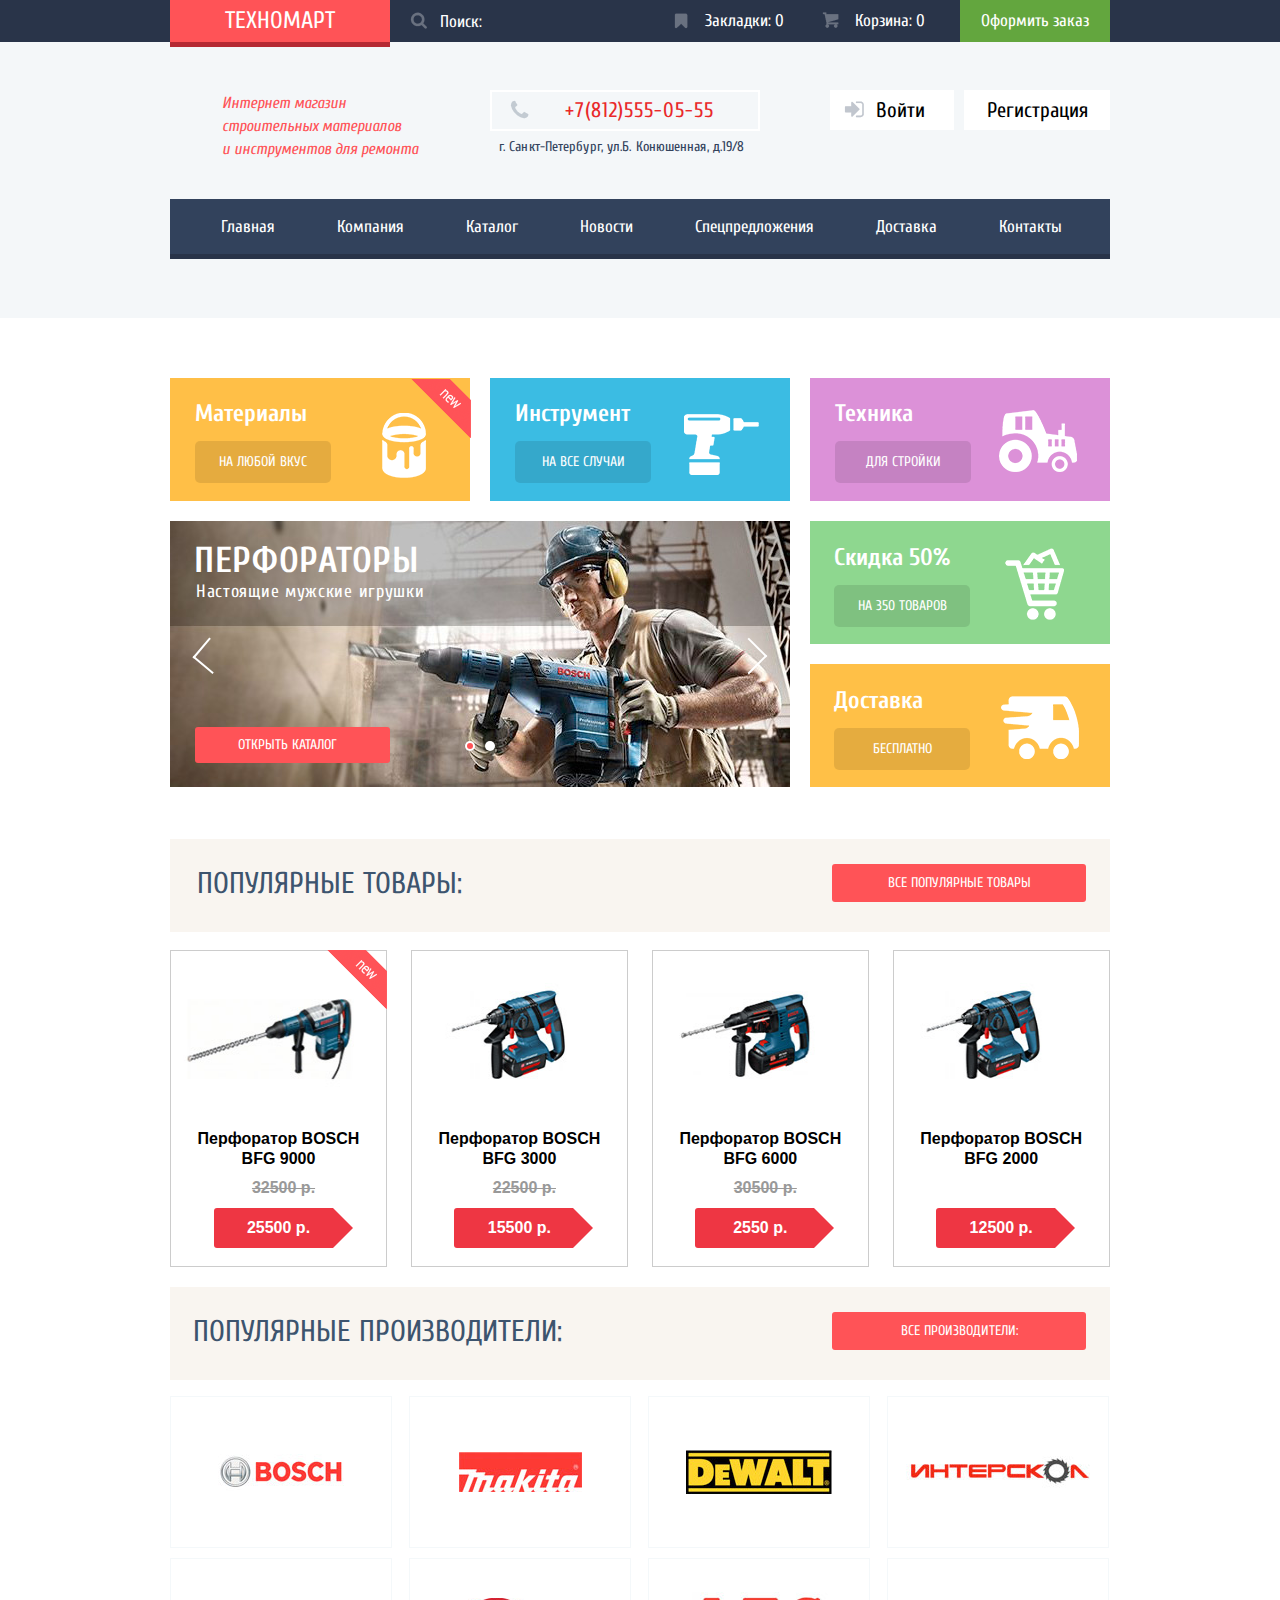
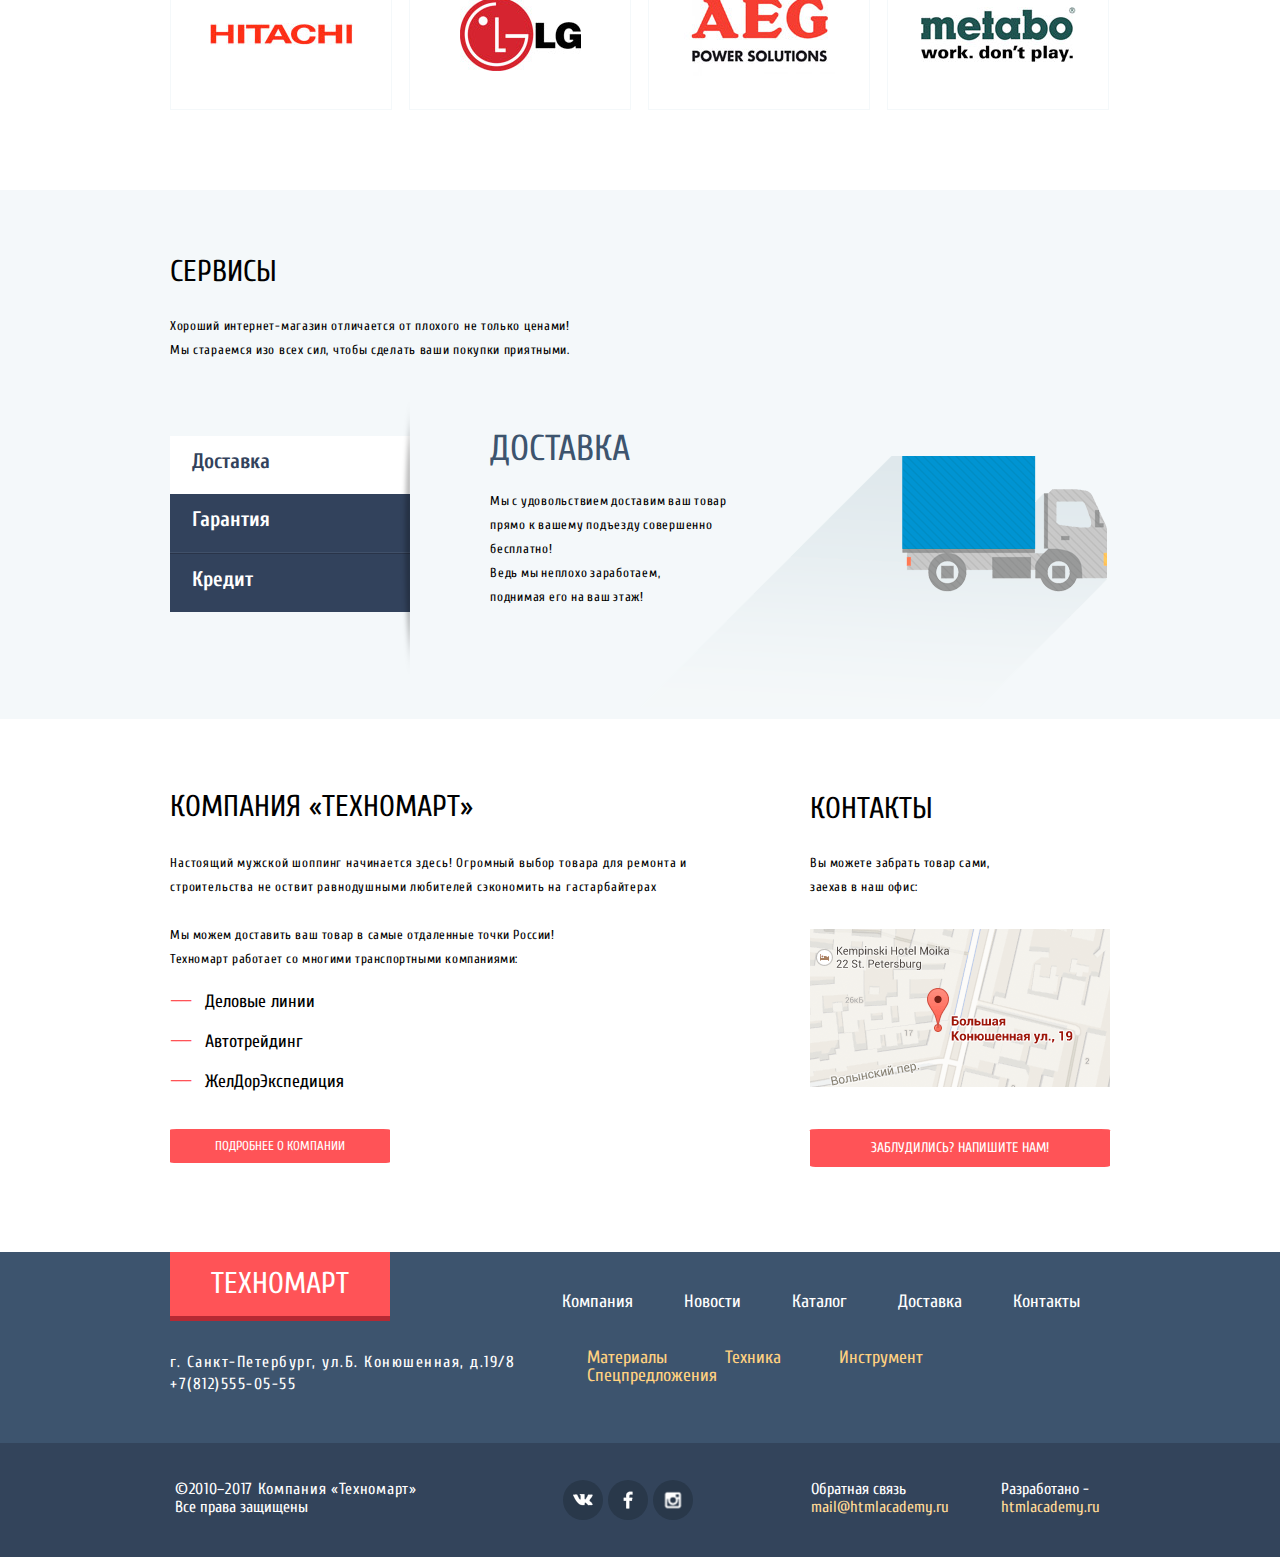
<file: index.html>
<!DOCTYPE html>
<html lang="ru">

<head>
  <meta charset="utf-8">
  <title>Компания &laquo;техномарт&raquo;</title>
  <link href="https://fonts.googleapis.com/css?family=Cuprum:400,400i&shy;PT+Sans&amp;subset=cyrillic" rel="stylesheet">
  <link href="css/normalize.css" rel="stylesheet">
  <link href="css/stylemini.css" rel="stylesheet">

</head>

<body>
  <header class="main-header">
    <div class="wrapper-main-top">
      <div class="container clearfix">
        <div class="index-logo">
          <h1 class="logotype">Техномарт</h1>
        </div>
        <form class="scan" action="#" method="post" id="scan-field">
          <input class="new-search" type="search" name="scans" placeholder="Поиск:">
          <input class="send" type="submit" name="submits">
        </form>
        <ul class="menu-top">
          <li class="user-menu active">
            <a class=" bookmarks-menu-top" href="#">Закладки:<span class="number-bookmarks"> 0</span></a>
          </li>
          <li class="user-menu active">
            <a class="baske-menu-top" href="#">Корзинa:<span class="number-basket"> 0</span></a>
          </li>
          <li class="user-menu active">
            <a class="purchase-menu-top" href="#">Оформить заказ</a>
          </li>
        </ul>
      </div>
    </div>
    <div class="wrapper-main-bottom">
      <div class="container">
        <div class="user-block">
          <p class="user-block-info">
            Интернет магазин строительных материалов<br>и инструментов для ремонтa
          </p>
          <section class="user-block-contacts">
            <a class="link-contact" href="#"> +7(812)555-05-55 </a>
            <p class="address">
              г. Санкт-Петербург, ул.Б. Конюшенная, д.19/8</p>
          </section>
          <div class="unauthorized">
            <ul class="unauthorized-item">
              <li class="unauthorized-items">
                <a class="login" href="#">Войти</a>
              </li>
              <li class="unauthorized-items">
                <a class="new-user" href="#">Регистрация</a>
              </li>
            </ul>
          </div>
        </div>
        <nav class="main-navigation clearfix">
          <ul class="main-list">
            <li class="navigation">
              <a href="#">Главная</a>
            </li>
            <li class="navigation">
              <a href="#company">Компания</a>
            </li>
            <li class="navigation">
              <a href="catalog.html">Каталог</a>
            </li>
            <li class="navigation">
              <a href="#">Новости</a>
            </li>
            <li class="navigation">
              <a href="#">Спецпредложения</a>
            </li>
            <li class="navigation">
              <a href="#">Доставка</a>
            </li>
            <li class="navigation">
              <a href="#contacts">Контакты</a>
            </li>
          </ul>
        </nav>
      </div>
    </div>
  </header>
  <main>
    <div class="container features-top">
      <div class="features-item">
        <strong class="name-item">Материалы</strong>
        <a class="link-features" href="#">На любой вкус</a>
        <div class="flag flag-new">новинка</div>
      </div>
      <div class="features-item">
        <strong class="name-item">Инструмент</strong>
        <a class="link-features" href="#">На все случаи</a>
      </div>
      <div class="features-item">
        <strong class="name-item">Техника</strong>
        <a class="link-features" href="#">Для стройки</a>
      </div>
    </div>
    <div class="container slider-features">
      <div class="slider-box">
        <div class="slider1">
          <b class="slider-name">Перфораторы</b>
          <span class="info-slider1"> Настоящие мужские игрушки</span>
          <img src="img/slider1.jpg" width="620" height="266" alt="Перфораторы">
          <a class="link-slider1" href="#">Открыть каталог</a>
          <input class="btn-left" type="checkbox" name="arrow" id="left-arrow" checked>
          <label class="left" for="left-arrow"></label>
          <input class="btn-right" type="checkbox" name="arrows" id="right-arrow">
          <label class="right" for="right-arrow"></label>
        </div>
        <div class="slider2">
          <b class="slider-name">Дрели</b>
          <span class="info-slider2">Соседям на радость!</span>
          <img src="img/slider2.jpg" width="620" height="266" alt="Дрели">
          <a class="link-slider2" href="#">Открыть каталог</a>
          <input class="btn-left" type="checkbox" name="arrow" id="left-arrows">
          <label class="left" for="left-arrows"></label>
          <input class="btn-right" type="checkbox" name="arrows" id="right-arrows" checked>
          <label class="right" for="right-arrows"></label>
        </div>
      </div>
      <div class="features-right">
        <div class="feature-item">
          <strong class="name-item"> Скидка 50%</strong>
          <a class="link-features" href="#">На 350 товаров</a>
        </div>
        <div class="feature-item">
          <strong class="name-item">Доставка</strong>
          <a class="link-features" href="#">Бесплатно</a>
        </div>
      </div>
    </div>
    <div class="container populars-product">
      <h2 class="banner-product">Популярные товары:</h2>
      <a class="link" href="#">Все популярные товары</a>
    </div>
    <div class="container catalog">
      <div class="product-item">
        <div class="flag flag-new news">новинка</div>
        <div class="actions">
          <a href="#" class="buy">Купить</a>
          <a href="#" class="bookmark">В закладки</a>
        </div>
        <div class="image"> <img src="img/bosch9000.jpg" width="218" height="164" alt="Перфоратор BOSC BFG 9000"></div>
        <div class="title">Перфоратор BOSCH BFG 9000</div>
        <div class="old-price">32500 р.</div>
        <div class="main-price">25500 p.</div>
      </div>
      <div class="product-item">
        <div class="flag flag-new">новинка</div>
        <div class="actions">
          <a href="#" class="buy">Купить</a>
          <a href="#" class="bookmark">В закладки</a>
        </div>
        <div class="image">
          <img src="img/bosch3000.jpg" width="218" height="164" alt="Перфоратор BOSCH BFG 3000">
        </div>
        <div class="title">Перфоратор BOSCH BFG 3000</div>
        <div class="old-price">22500 р.</div>
        <div class="main-price">15500 p.</div>
      </div>
      <div class="product-item">
        <div class="flag flag-new">новинка</div>
        <div class="actions">
          <a href="#" class="buy">Купить</a>
          <a href="#" class="bookmark">В закладки</a>
        </div>
        <div class="image">
          <img src="img/bosch6000.jpg" width="218" height="164" alt="Перфоратор BOSCH BFG 6000">
        </div>
        <div class="title">
          Перфоратор BOSCH BFG 6000
        </div>
        <div class="old-price">30500 р.</div>
        <div class="main-price">2550 p.</div>
      </div>
      <div class="product-item ">
        <div class="flag flag-new">новинка</div>
        <div class="actions">
          <a href="#" class="buy">Купить</a>
          <a href="#" class="bookmark">В закладки</a>
        </div>
        <div class="image">
          <img src="img/bosch2000.jpg" width="218" height="164" alt="Перфоратор BOSCH BFG 2000">
        </div>
        <div class="title">
          Перфоратор BOSCH BFG 2000
        </div>
        <div class="old-price"></div>
        <div class="main-price">12500 p.</div>
      </div>
    </div>

    <div class="container populars-brand">
      <h2 class="banner-brand">Популярные производители:</h2>
      <a class="link" href="#">Все производители:</a>
    </div>
    <div class="container brand-block">
      <a class="brand-item" href="#">
        <img src="img/bosch.jpg" width="126" height="37" alt="Bosch">
      </a>
      <a class="brand-item" href="#">
        <img src="img/aakita.jpg" width="123" height="40" alt="Macita">
      </a>
      <a class="brand-item" href="#">
        <img src="img/tewalt.jpg" width="146" height="44" alt="Dewalt">
      </a>
      <a class="brand-item" href="#">
        <img src="img/interscol.jpg" width="184" height="32" alt="Интерскол">
      </a>
      <a class="brand-item" href="#">
        <img src="img/sitachi.jpg" width="143" height="22" alt="Hitachi">
      </a>
      <a class="brand-item" href="#">
        <img src="img/gg.jpg" width="121" height="73" alt="lg">
      </a>
      <a class="brand-item" href="#">
        <img src="img/aeg.jpg" width="151" height="84" alt="Aeg power solutions">
      </a>
      <a class="brand-item" href="#">
        <img src="img/setabo.jpg" width="155" height="55" alt="Metabo">
      </a>
    </div>
    <div class="index-content-wrapper clearfix">
      <div class="container">
        <div class="index-content-top">
          <h2 class="banner-content-top">Сервисы</h2>
          <p class="content-top"> Xoроший интернет-магазин отличается от плохого не только ценами! Мы стараемся изо всех сил, чтобы сделать ваши покупки приятными.
          </p>
        </div>
        <div class="index-content-bottom">
          <ul class="service-menu">
            <li class="service-item">
              <a class="delivery-service-menu active" href="#">Доставка</a>
            </li>
            <li class="service-item">
              <a class="guarantee-service-menu" href="#">Гарантия</a>
            </li>
            <li class="service-item">
              <a class="credit-service-menu" href="#">Кредит</a>
            </li>
          </ul>
          <div class="slader-service clearfix">
            <div class="service-delivery">
              <h2 class="banner-service-delivery">Доставка</h2>
              <p class="content-delivery"> Мы с удовольствием доставим ваш товар прямо к вашему подъезду совершенно бесплатно!</p>
              <p class="content-delivery">Ведь мы неплохо заработаем,<br> поднимая его на ваш этаж!</p>
            </div>

            <div class="service-guarantee">
              <h2 class="banner-service-guarantee">Гарантия</h2>
              <p class="content-guarantee">Если купленный у нас товар поломается или заискрит, а также в случае пожара, спровоцированного его возгаранием, вы всегда можете быть уверены в нашей гарантии. Мы обменяем сгоревший товар на новый. Дом уж восстановите как-нибудь сами.
              </p>
            </div>
            <div class="service-сredit">
              <h2 class="banner-service-сredit">Кредит</h2>
              <p class="content-сredit">Залезть в долговую яму стало проще! Кредитные консультанты придут вам на помощь.</p>
            </div>
          </div>
        </div>
      </div>
    </div>
    <div class="container information-company">
      <div class="feature-company" id="company">
        <h2 class="name-feature-company">Компания &laquo;техномарт&raquo;</h2>
        <p class="content-top">Настоящий мужской шоппинг начинается здесь! Огромный выбор товара для ремонта и строительства не оствит равнодушными любителей сэкономить на гастарбайтерах</p>
        <p class="content-bottom" id="delivery"> Мы можем доставить ваш товар в самые отдаленные точки России! Техномарт работает со многими транспортными компаниями:</p>
        <ul class="list-feature">
          <li class="item-feature">
            Деловые линии
          </li>
          <li class="item-feature">
            Автотрейдинг
          </li>
          <li class="item-feature">
            ЖелДорЭкспедиция
          </li>
        </ul>
        <a href="#"> Подробнее о компании</a>
      </div>
      <div class="contacts" id="contacts">
        <h2 class="name-contacts">Контакты</h2>
        <p class="contents-contacts">Вы можете забрать товар сами, заехав в наш офис:</p>
        <div class="chart">
          <a class="chart-map" href="https://www.google.ru/maps/place/%D0%91%D0%BE%D0%BB%D1%8C%D1%88%D0%B0%D1%8F+%D0%9A%D0%BE%D0%BD%D1%8E%D1%88%D0%B5%D0%BD%D0%BD%D0%B0%D1%8F+%D1%83%D0%BB.,+19,+%D0%A1%D0%B0%D0%BD%D0%BA%D1%82-%D0%9F%D0%B5%D1%82%D0%B5%D1%80%D0%B1%D1%83%D1%80%D0%B3,+191186/@59.9387969,30.3208946,17z/data=!3m1!4b1!4m5!3m4!1s0x4696310fca5ba729:0xea9c53d4493c879f!8m2!3d59.9387942!4d30.3230833">
            <img src="img/card.png" width="300" height="158" alt="Б. Конюшенная, д.19">
          </a>
        </div>
        <a class="link-help" href="#">Заблудились? напишите нам!</a>
      </div>
    </div>
  </main>

  <footer class="main-footer">
    <div class="wrapper-main-footer">
      <div class="container">
        <div class="footer-main-top clearfix">
          <div class="index-logo-bottom"><span>Техномарт</span>
          </div>
          <ul class="bottom-main">
            <li class="bottom-navigation">
              <a href="#">Компания</a>
            </li>
            <li class="bottom-navigation">
              <a href="#">Новости</a>
            </li>
            <li class="bottom-navigation">
              <a href="#">Каталог</a>
            </li>
            <li class="bottom-navigation">
              <a href="#">Доставка</a>
            </li>
            <li class="bottom-navigation">
              <a class="bottom-navigation-contacts" href="#">Контакты</a>
            </li>
          </ul>
        </div>
        <div class="footer-main-bottom clearfix">
          <section class="bottom-main-contacts clearfix">
            <p class="bottom-main-content">г. Санкт-Петербург, ул.Б. Конюшенная, д.19/8</p>
            <span class="content-contacts"> +7(812)555-05-55 </span>
          </section>
          <ul class="feature-list">
            <li class="feature-navigation">
              <a class="material" href="#">Материалы</a>
            </li>
            <li class="feature-navigation">
              <a href="#">Техника</a>
            </li>
            <li class="feature-navigation">
              <a href="#">Инструмент</a>
            </li>
            <li class="feature-navigation">
              <a class="offers" href="#">Спецпредложения</a>
            </li>
          </ul>
        </div>
      </div>
    </div>
    <div class="wrapper-footer-bottom">
      <div class="container">
        <div class="footer-copyright-сompany">
          <p class="content content-top">&copy;2010–2017 Компания &laquo;Техномарт&raquo;</p>
          <p class="content content-bottom">Все права защищены</p>
        </div>
        <section class="footer-social">
          <ul class="footer-social-list">
            <li class="footer-social-item"> <a class="social-btn social-btn-vk" href="#">Вконтакте</a></li>
            <li class="footer-social-item"><a class="social-btn social-btn-fb" href="#">Фейсбук</a></li>
            <li class="footer-social-item"> <a class="social-btn social-btn-inst" href="#">Инстаграм</a></li>
          </ul>
        </section>
        <div class="footer-email">
          <div class="footer-feedback-сompany">
            <p class="content">Обратная связь</p>
            <a class="link" href="https://htmlacademy.ru/intensive/htmlcss">mail@htmlacademy.ru</a>
          </div>
          <div class="footer-developer">
            <p class="content">Разработано - </p>
            <a class="link" href="https://htmlacademy.ru/intensive/htmlcss">htmlacademy.ru</a>
          </div>
        </div>
      </div>
    </div>
  </footer>
  <div class="modal-content">
    <button class="modal-content-close" type="button" title="Закрыть">Закрыть</button>
    <form class="appointment-form" action="#" method="post">
      <div class="appointment-form-name">
        <label class="name" for="user-field">Ваше имя:</label>
        <input class="user-name" type="text" name="user" id="user-field" placeholder="Представьтесь,пожалуйста">
      </div>
      <div class="appointment-form-email">
        <label class="email-name" for="email-field">Ваш e-mail:</label>
        <input class="email-field" type="text" name="email" id="email-field" placeholder="Для отправки ответа">
      </div>
      <div class="appointment-form-text">
        <label class="text-name" for="text-letter">Текст письма:</label>
        <textarea class="field-form" name="text letter" id="text-letter" rows="3" placeholder="В свободной форме"></textarea>
      </div>
      <div class="wrapper-submit">
        <input class="btn-submit" type="submit" value="Отправить">
      </div>
    </form>
  </div>
</body>

</html>
</file>
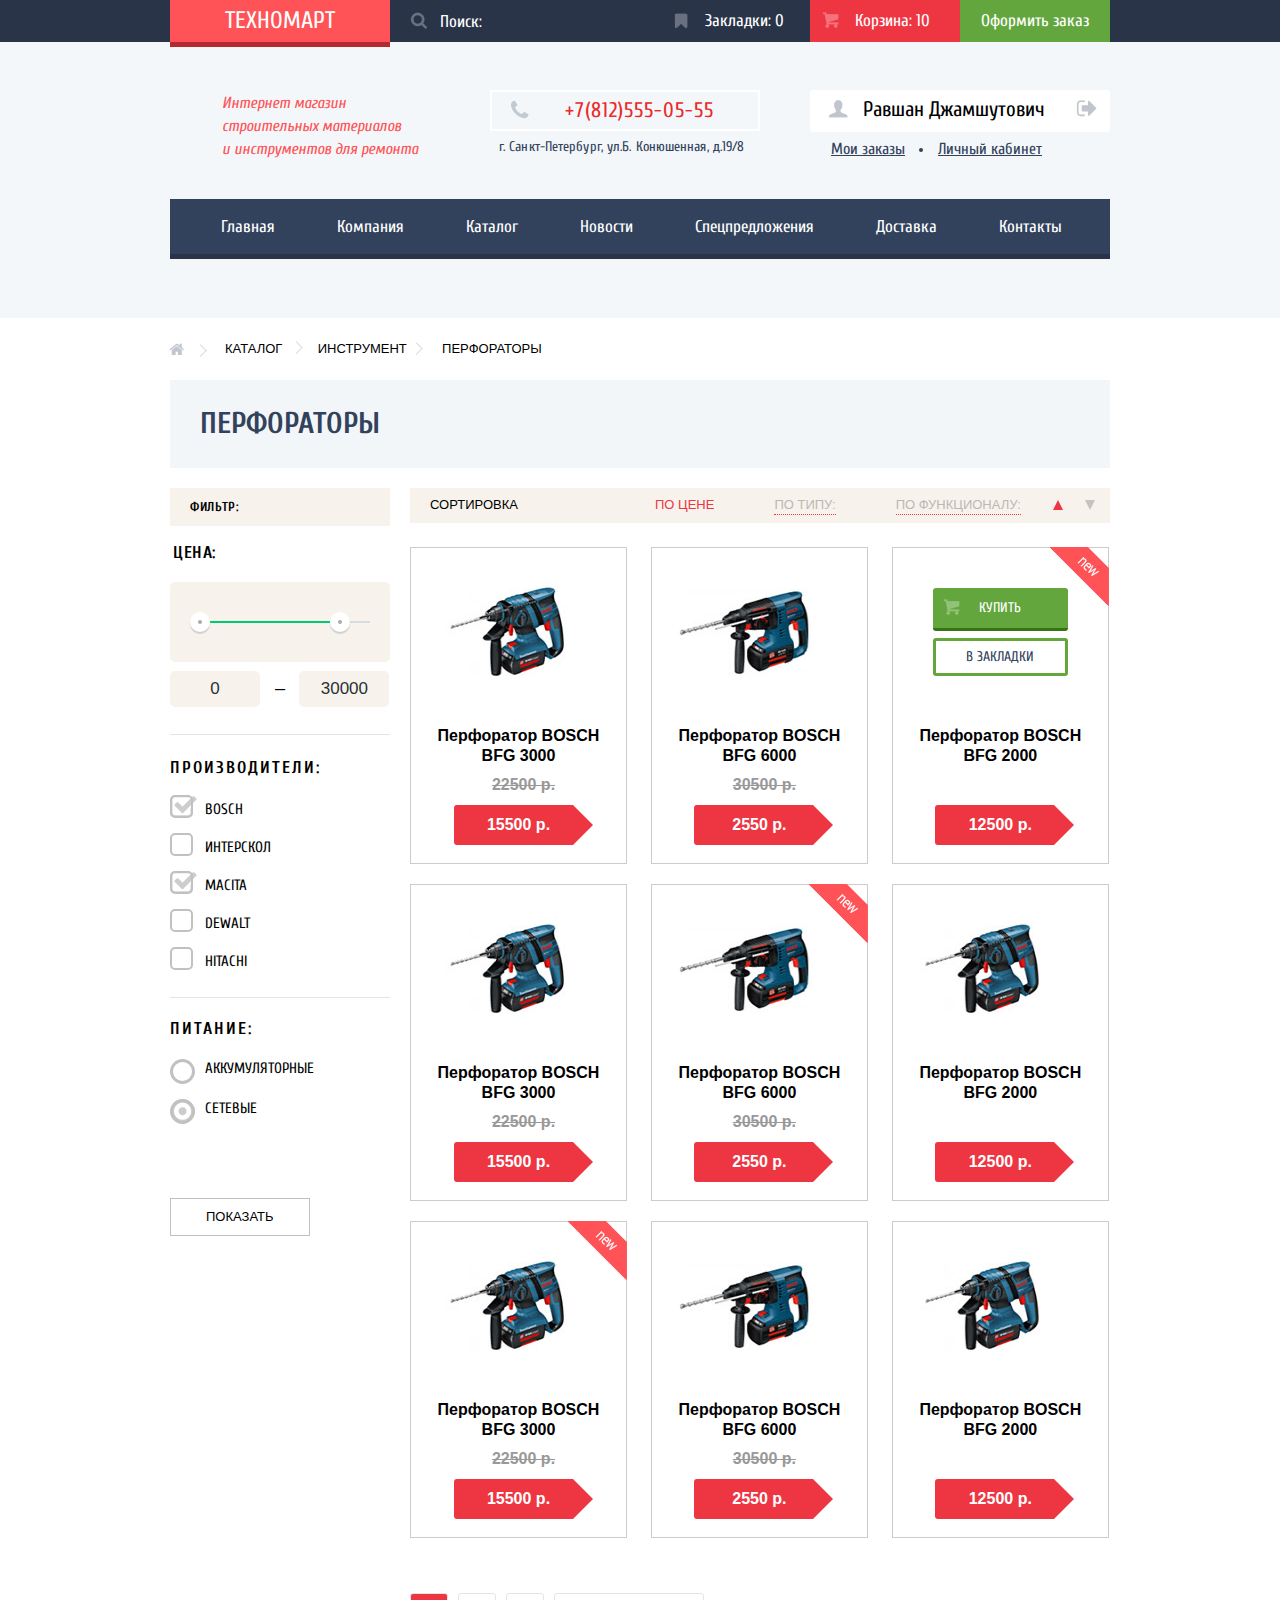
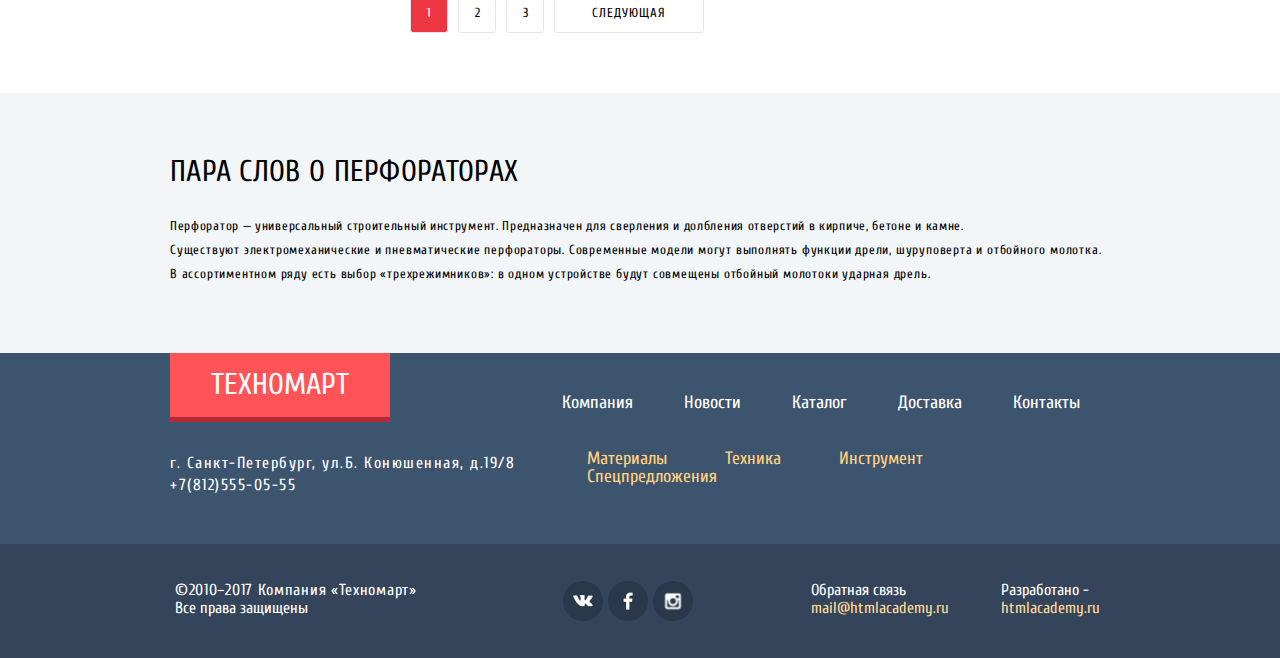
<file: catalog.html>
<!DOCTYPE html>
<html lang="ru">

<head>
  <meta charset="utf-8">
  <title>Компания &laquo;техномарт&raquo;</title>
  <link href="https://fonts.googleapis.com/css?family=Cuprum:400,400i&shy;PT+Sans&amp;subset=cyrillic" rel="stylesheet">
  <link href="css/normalize.css" rel="stylesheet">
  <link href="css/stylemini.css" rel="stylesheet">
</head>

<body class="catalog">
  <header class="main-header">
    <div class="wrapper-main-top">
      <div class="container clearfix">
        <div class="index-logo">
          <a href="index.html">
            <h2 class="logotype"> Техномарт</h2>
          </a>
        </div>
        <form class="scan" action="#" method="post" id="scan-field">
          <input class="new-search" type="search" name="scans" placeholder="Поиск:">
          <input class="send" type="submit" name="submits">
        </form>
        <ul class="menu-top">
          <li class="user-menu active">
            <a class=" bookmarks-menu-top" href="#">Закладки:<span class="number-bookmarks"> 0</span></a>
          </li>
          <li class="user-menu active">
            <a class="baske-menu-top" href="#">Корзинa:<span class="number-basket"> 10</span></a>
          </li>
          <li class="user-menu active">
            <a class="purchase-menu-top" href="#">Оформить заказ</a>
          </li>
        </ul>
      </div>
    </div>
    <div class="wrapper-main-bottom">
      <div class="container">
        <p class="user-block-info">
          Интернет магазин строительных материалов<br>и инструментов для ремонта
        </p>
        <section class="user-block-contacts">
          <a class="link-contact" href="#"> +7(812)555-05-55 </a>
          <p class="address">
            г. Санкт-Петербург, ул.Б. Конюшенная, д.19/8</p>
        </section>
        <div class="authorization">
          <span class="name-users">Равшан Джамшутович</span>
          <div class="user-field">
            <a class="my-orders" href="#">Мои заказы</a>
            <a class="user-page" href="#">Личный кабинет</a>
          </div>
        </div>
      </div>
      <nav class="main-navigation container">
        <ul class="main-list">
          <li class="navigation">
            <a href="index.html">Главная</a>
          </li>
          <li class="navigation">
            <a href="#">Компания</a>
          </li>
          <li class="navigation">
            <a href="#">Каталог</a>
          </li>
          <li class="navigation">
            <a href="#">Новости</a>
          </li>
          <li class="navigation">
            <a href="#">Спецпредложения</a>
          </li>
          <li class="navigation">
            <a href="#">Доставка</a>
          </li>
          <li class="navigation">
            <a href="#">Контакты</a>
          </li>
        </ul>
      </nav>
    </div>
  </header>
  <main class="container">
    <div class="breadcrumbs">
      <ul class="breadcrumbs-list">
        <li class="breadcrumbs-item">
          <a class="breadcrumbs-home" href="index.html">
            <span class="icon-home"></span>
          </a>
        </li>
        <li class="breadcrumbs-item">
          <a class="breadcrumbs-catalog" href="#">Каталог</a>
        </li>
        <li class="breadcrumbs-item">
          <a class="breadcrumbs-tool" href="#">Инструмент</a>
        </li>
        <li class="breadcrumbs-item">
          <a>Перфораторы</a>
        </li>
      </ul>
    </div>
    <div class="name-product-catalog">
      <h1 class="banner-product-catalog">Перфораторы</h1>
    </div>
    <div class="sidebar">
      <h2 class="name-sidebar">Фильтр:</h2>
      <form class="sidebar-form" action="#" method="get">
        <h2 class="form-title">Цена:</h2>
        <div class="range-filter">
          <div class="range-controls">
            <div class="scale">
              <div class="bar"></div>

            </div>
            <div class="toggle toggle-min"></div>
            <div class="toggle toggle-max"></div>
          </div>
          <div class="price-controls">
            <label class="min-price"><input name="min-price" type="text" value="0"></label>
            <label class="max-price"><input name="max-price" type="text" value="30000"></label>
          </div>
        </div>

        <fieldset class="brand-fieldset">
          <legend class="drand-legend">Производители:</legend>
          <ul class="list-checkbox">
            <li class="catalog-checkbox">
              <input class="brand-checbox" type="checkbox" name="Bosch" id="Bosch-field" checked>
              <label class="brand-marker" for="Bosch-field">Bosch</label>
            </li>
            <li class="catalog-checkbox">
              <input class="brand-checbox" type="checkbox" name="Enterscol" id="Enterscol-field">
              <label class="brand-marker" for="Enterscol-field">Интерскол</label>
            </li>
            <li class="catalog-checkbox">
              <input class="brand-checbox" type="checkbox" name="Macita" id="Macita-field" checked>
              <label class="brand-marker" for="Macita-field">Macita</label>
            </li>
            <li class="catalog-checkbox">
              <input class="brand-checbox" type="checkbox" name="dewalt" id="dewalt-field">
              <label class="brand-marker" for="dewalt-field">Dewalt</label>
            </li>
            <li class="catalog-checkbox">
              <input class="brand-checbox" type="checkbox" name="Hitachi" id="Hitachi-field">
              <label class="brand-marker" for="Hitachi-field">Hitachi</label>
            </li>
          </ul>
        </fieldset>
        <fieldset class="radio-fieldset">
          <legend class="radio-legend">Питание:</legend>
          <p class="radio">
            <input class="field-radio" type="radio" name="product groups" value="Аккумуляторные" id="battery" checked>
            <label class="filed-sign" for="battery">Аккумуляторные</label>
          </p>
          <p class="radio">
            <input class="field-radio" type="radio" name="product groups" value="Сетевые" id="network" checked>
            <label class="filed-sign" for="network">Сетевые</label>
          </p>
        </fieldset>
        <p class="button">
          <button class="btn-transparent" type="submit">Показать</button>
        </p>
      </form>
    </div>
    <div class="wrapper-filter-product">
      <div class="filter-catalog clearfix">
        <ul class="filter-list">
          <li class="sorting">
            Сортировка
          </li>
          <li class="filter-item">
            <a class="name-filter-price active">По цене</a>
          </li>
          <li class="filter-item">
            <a class="filter-items" href="#">По типу:</a>
          </li>
          <li class="filter-item">
            <a class="filter-items" href="#">По функционалу:</a>
          </li>
        </ul>
        <span class="icon-top actives"> </span>
        <span class="icon-bottom"> </span>
      </div>
      <div class=" catalog catalog-page">
        <div class="row">
          <div class="product-item catalog-page">
            <div class="flag flag-new">новинка</div>
            <div class="actions">
              <a href="#" class="buy">Купить</a>
              <a href="#" class="bookmark">В закладки</a>
            </div>
            <div class="image">
              <img src="img/bosch3000.jpg" width="218" height="164" alt="Перфоратор BOSCH BFG 3000">
            </div>
            <div class="title">Перфоратор BOSCH BFG 3000</div>
            <div class="old-price">22500 р.</div>
            <div class="main-price">15500 p.</div>
          </div>
          <div class="product-item catalog-page">
            <div class="flag flag-new">новинка</div>
            <div class="actions">
              <a href="#" class="buy">Купить</a>
              <a href="#" class="bookmark">В закладки</a>
            </div>
            <div class="image">
              <img src="img/bosch6000.jpg" width="218" height="164" alt="Перфоратор BOSCH BFG 6000">
            </div>
            <div class="title">
              Перфоратор BOSCH BFG 6000
            </div>
            <div class="old-price">30500 р.</div>
            <div class="main-price">2550 p.</div>
          </div>
          <div class="product-item user-bloks catalog-page">
            <div class="flag flag-new news">новинка</div>
            <div class="actions">
              <a href="#" class="buy">Купить</a>
              <a href="#" class="bookmark">В закладки</a>
            </div>
            <div class="image">
            </div>
            <div class="title">
              Перфоратор BOSCH BFG 2000
            </div>
            <div class="old-price"></div>
            <div class="main-price">12500 p.</div>
          </div>
          <div class="product-item catalog-page">
            <div class="flag flag-new">новинка</div>
            <div class="actions">
              <a href="#" class="buy">Купить</a>
              <a href="#" class="bookmark">В закладки</a>
            </div>
            <div class="image">
              <img src="img/bosch3000.jpg" width="218" height="164" alt="Перфоратор BOSCH BFG 3000">
            </div>
            <div class="title">Перфоратор BOSCH BFG 3000</div>
            <div class="old-price">22500 р.</div>
            <div class="main-price">15500 p.</div>
          </div>
          <div class="product-item catalog-page">
            <div class="flag flag-new news">новинка</div>
            <div class="actions">
              <a href="#" class="buy">Купить</a>
              <a href="#" class="bookmark">В закладки</a>
            </div>
            <div class="image">
              <img src="img/bosch6000.jpg" width="218" height="164" alt="Перфоратор BOSCH BFG 6000">
            </div>
            <div class="title">
              Перфоратор BOSCH BFG 6000
            </div>
            <div class="old-price">30500 р.</div>
            <div class="main-price">2550 p.</div>
          </div>
          <div class="product-item catalog-page">
            <div class="flag flag-new ">новинка</div>
            <div class="actions">
              <a href="#" class="buy">Купить</a>
              <a href="#" class="bookmark">В закладки</a>
            </div>
            <div class="image">
              <img src="img/bosch2000.jpg" width="218" height="164" alt="Перфоратор BOSCH BFG 2000">
            </div>
            <div class="title">
              Перфоратор BOSCH BFG 2000
            </div>
            <div class="old-price"></div>
            <div class="main-price">12500 p.</div>
          </div>
          <div class="product-item catalog-page">
            <div class="flag flag-new news">новинка</div>
            <div class="actions">
              <a href="#" class="buy">Купить</a>
              <a href="#" class="bookmark">В закладки</a>
            </div>
            <div class="image">
              <img src="img/bosch3000.jpg" width="218" height="164" alt="Перфоратор BOSCH BFG 3000">
            </div>
            <div class="title">Перфоратор BOSCH BFG 3000</div>
            <div class="old-price">22500 р.</div>
            <div class="main-price">15500 p.</div>
          </div>
          <div class="product-item catalog-page">
            <div class="flag flag-new">новинка</div>
            <div class="actions">
              <a href="#" class="buy">Купить</a>
              <a href="#" class="bookmark">В закладки</a>
            </div>
            <div class="image">
              <img src="img/bosch6000.jpg" width="218" height="164" alt="Перфоратор BOSCH BFG 6000">
            </div>
            <div class="title">
              Перфоратор BOSCH BFG 6000
            </div>
            <div class="old-price">30500 р.</div>
            <div class="main-price">2550 p.</div>
          </div>
          <div class="product-item catalog-page">
            <div class="flag flag-new">новинка</div>
            <div class="actions">
              <a href="#" class="buy">Купить</a>
              <a href="#" class="bookmark">В закладки</a>
            </div>
            <div class="image">
              <img src="img/bosch2000.jpg" width="218" height="164" alt="Перфоратор BOSCH BFG 2000">
            </div>
            <div class="title">
              Перфоратор BOSCH BFG 2000
            </div>
            <div class="old-price"></div>
            <div class="main-price">12500 p.</div>
          </div>
        </div>
      </div>
    </div>
  </main>
  <div class="container">
    <div class="paginator">
      <a class="current" href="#1">1</a>
      <a href="#2">2</a>
      <a href="#3">3</a>
      <a class="next" href="#next">Следующая</a>
    </div>
  </div>
  <div class="wrapper-info">
    <div class="container">
      <section class="info-product">
        <h2 class="title">Пара слов о перфораторах</h2>
        <p class="content">Перфоратор — универсальный строительный инструмент. Предназначен для сверления и долбления отверстий в кирпиче, бетоне и камне. </p>
        <p class="contents">Существуют электромеханические и пневматические перфораторы. Современные модели могут выполнять функции дрели, шуруповерта и отбойного молотка. В ассортиментном ряду есть выбор «трехрежимников»: в одном устройстве будут совмещены отбойный молотоки ударная дрель.
          </p>
      </section>
    </div>
  </div>

  <footer class="main-footer">
    <div class="wrapper-main-footer">
      <div class="container">
        <div class="footer-main-top clearfix">
          <div class="index-logo-bottom"><a class="logo-bottom" href="index.html"><span>Техномарт</span></a>
          </div>
          <ul class="bottom-main">
            <li class="bottom-navigation">
              <a href="#">Компания</a>
            </li>
            <li class="bottom-navigation">
              <a href="#">Новости</a>
            </li>
            <li class="bottom-navigation">
              <a href="#">Каталог</a>
            </li>
            <li class="bottom-navigation">
              <a href="#">Доставка</a>
            </li>
            <li class="bottom-navigation">
              <a class="bottom-navigation-contacts" href="#">Контакты</a>
            </li>
          </ul>
        </div>
        <div class="footer-main-bottom clearfix">
          <section class="bottom-main-contacts clearfix">
            <p class="bottom-main-content">г. Санкт-Петербург, ул.Б. Конюшенная, д.19/8 </p>
              <span class="content-contacts"> +7(812)555-05-55 </span>
          </section>
          <ul class="feature-list">
            <li class="feature-navigation">
              <a class="material" href="#">Материалы</a>
            </li>
            <li class="feature-navigation">
              <a href="#">Техника</a>
            </li>
            <li class="feature-navigation">
              <a href="#">Инструмент</a>
            </li>
            <li class="feature-navigation">
              <a class="offers" href="#">Спецпредложения</a>
            </li>
          </ul>
        </div>
      </div>
    </div>
    <div class="wrapper-footer-bottom">
      <div class="container">
        <div class="footer-copyright-сompany">
          <p class="content content-top">&copy;2010–2017 Компания &laquo;Техномарт&raquo;</p>
          <p class="content content-bottom">Все права защищены</p>
        </div>
        <section class="footer-social">
          <ul class="footer-social-list">
            <li class="footer-social-item"> <a class="social-btn social-btn-vk" href="#">Вконтакте</a></li>
            <li class="footer-social-item"><a class="social-btn social-btn-fb" href="#">Фейсбук</a></li>
            <li class="footer-social-item"> <a class="social-btn social-btn-inst" href="#">Инстаграм</a></li>
          </ul>
        </section>
        <div class="footer-email">
          <div class="footer-feedback-сompany">
            <p class="content">Обратная связь</p>
            <a class="link" href="https://htmlacademy.ru/intensive/htmlcss">mail@htmlacademy.ru</a>
          </div>
          <div class="footer-developer">
            <p class="content">Разработано - </p>
            <a class="link" href="https://htmlacademy.ru/intensive/htmlcss">htmlacademy.ru</a>
          </div>
        </div>
      </div>
    </div>
  </footer>
  <div class="modal-content-catalog">
    <button class="modal-content-close-catalog" type="button" title="Закрыть">Закрыть</button>
    <p class="content-window">Товар добавлен в корзину</p>
    <div class="wrapper-window">
      <a class="link"> Оформить заказ</a>
      <a class="btn"> Продолжить покупки</a>
    </div>
  </div>


</body>

</html>
</file>
<file: css/stylemini.css>
.new-search,body{font-family:Cuprum,Arial,sans-serif}.link-contact,.link-features,.login,.main-list a,.new-user{text-decoration:none}.features-item .flag,.product-item .flag{right:-1px;text-indent:-1000px;overflow:hidden;z-index:20}.baske-menu-top,.bookmarks-menu-top,.link-contact,.login,.logotype,.main-list a,.name-item,.new-user,.purchase-menu-top,.unauthorized-item,.user-block-info{word-wrap:break-word}.link-features,.logotype{text-transform:uppercase}.catalog-checkbox,.menu-top,.service-menu,.unauthorized-item{list-style:none}body{min-width:960px;margin:0;padding:0;font-size:14px;font-weight:400}.clearfix::after,.container::after{display:table;clear:both;content:""}.sprite{display:block;background-image:url(../img/srite.png);background-repeat:no-repeat}.address,.link-contact,.login,.logotype,.main-list a,.new-user,.unauthorized-items,.user-menu{display:inline-block;vertical-align:top}.wrapper-main-top{background-color:#293449}.container{width:940px;margin:0 auto;padding:0 10px}.index-logo,.logotype{width:220px;box-sizing:border-box;color:#fff;font-weight:400}.index-logo{float:left;padding:0;font-size:0;background-color:#ff5357;box-shadow:0 5px 0 #b52933}.logotype{padding:9px 55px;margin:0;font-size:24px;line-height:24px}.logotype:hover{background-color:#ca2c37;box-shadow:0 5px 0 #9a212a}.logotype:active{background-color:#ba2732;box-shadow:0 5px 0 #8e1e26}.scan{position:relative;float:left;width:270px;height:29px}.new-search{box-sizing:border-box;width:100%;height:42px;padding:11px 37px 11px 50px;top:10px;left:21px;border:none;background-color:#293449;font-size:17px;outline:0}.menu-top,.user-menu{margin:0;padding:0;box-sizing:border-box}.send{position:absolute;width:17px;height:17px;top:12px;left:20px;border:none;background:url(../img/sprite.png) -109px -34px;font-size:0;cursor:pointer;opacity:.3}.new-search::-moz-placeholder{color:#fff}.new-search::-webkit-input-placeholder{color:#fff}.new-search:-moz-placeholder{color:#fff}.new-search:-ms-input-placeholder{color:#fff}.new-search:hover,.new-search:hover+.send{background-color:#212a3a;opacity:1}.new-search:focus{background-color:#fff;color:#000}.new-search:focus+.send{width:17px;height:17px;opacity:1;background-position:-5px -111px;background-color:#fff}.menu-top{float:right;width:450px;font-size:0}.user-menu{font-size:0}.baske-menu-top,.bookmarks-menu-top,.purchase-menu-top{box-sizing:border-box;position:relative;display:inline-block;padding:12px 20px 12px 45px;width:150px;font-size:17px;line-height:18px;text-decoration:none;vertical-align:top;color:#fff}.baske-menu-top::before,.bookmarks-menu-top::before{position:absolute;opacity:.3;content:"";height:16px}.bookmarks-menu-top::before{left:14px;top:13px;width:14px;background:url(../img/sprite.png) -32px -5px no-repeat}.baske-menu-top::before{left:12px;width:17px;background:url(../img/sprite.png) -5px -5px no-repeat}.baske-menu-top:hover::before,.bookmarks-menu-top:hover::before{opacity:1}.baske-menu-top:active::before,.bookmarks-menu-top:active::before{opacity:.5}.baske-menu-top:hover,.bookmarks-menu-top:hover{background-color:#212a3a}.purchase-menu-top{padding:12px 0;text-align:center;background-color:#63a63e;color:#fff}.catalog .baske-menu-top{background-color:#ee3643}.purchase-menu-top:hover{background-color:#5fbb2d}.purchase-menu-top:active{background-color:#518534;color:rgba(255,255,255,.5)}.baske-menu-top:active,.bookmarks-menu-top:active{background-color:#161d29;color:rgba(255,255,255,.6)}.wrapper-main-bottom{padding:50px 0 64px;margin-bottom:60px;background:#f4f7f9}.user-block{font-size:0}.user-block-info{box-sizing:border-box;float:left;width:250px;margin:0;padding-left:52px;font-size:16px;line-height:23px;font-style:italic;color:#ff5357}.user-block-contacts{float:left;width:270px;margin:0 0 0 70px;font-size:0}.link-contact{box-sizing:border-box;position:relative;width:270px;margin-top:-2px;padding:10px 5px 10px 73px;font-size:21px;line-height:17px;border:2px solid #fff;letter-spacing:1px;color:#e9292a}.link-contact::after{position:absolute;content:"";left:18px;top:8px;width:19px;height:19px;background:url(../img/sprite.png) -110px -5px no-repeat}.address{box-sizing:border-box;width:275px;margin-top:3px;padding:1px 9px;font-weight:400;font-size:14px;line-height:24px;word-wrap:break-word;letter-spacing:.1px;color:#32425c}.unauthorized,.unauthorized-item{float:right;width:280px;padding:0;box-sizing:border-box}.content-top,.info-slider1,.info-slider2,.slider-name{letter-spacing:.7px}.unauthorized{margin:0}.unauthorized-item{margin:-2px 0 0;font-size:0}.unauthorized-items{font-size:0}.login,.new-user{box-sizing:border-box;font-size:21px;line-height:18px;text-align:center;color:#000;background:#fff}.login{position:relative;width:124px;margin-right:10px;padding:11px 25px 11px 42px}.new-user{width:146px;padding:11px 19px}.login::before{position:absolute;content:"";left:14px;width:20px;height:17px;background:url(../img/sprite.png) -32px -75px no-repeat;opacity:.3}.login:hover::before{opacity:1}.login:hover,.new-user:hover{color:#ee3643}.login:active,.new-user:active{color:#000;opacity:.3}.main-list{box-sizing:border-box;float:left;width:940px;margin:25px 0 0;padding:0 0 0 20px;font-size:0;background-color:#32425c;box-shadow:0 5px 0 #293449}.main-list a{padding:19px 31px;font-size:17px;line-height:17px;text-align:center;color:#fff}.main-list a:hover{background-color:#293449}.main-list a:active{background-color:#1d2739;color:rgba(255,255,255,.5)}.navigation{margin:0;padding:0;font-size:0;vertical-align:top}.features-item,.slider-box{margin-right:20px;float:left}.feature-item,.features-item{min-height:123px;margin-bottom:20px}.navigation,.unauthorized-item{display:inline}.link-features,.name-item{display:inline-block;vertical-align:top;color:#fff}.features-item{box-sizing:border-box;position:relative;width:300px;padding-top:21px;padding-left:25px;font-size:0;background:83% 60% no-repeat}.features-item .flag{position:absolute;top:1px;width:60px;height:60px}.features-item .flag-new{background:url(../img/newflag.png) no-repeat}.name-item{width:170px;margin-right:70px;font-size:24px;line-height:30px}.link-features{box-sizing:border-box;width:136px;margin-top:12px;padding:12px 23px;font-size:14px;line-height:18px;text-align:center;border-radius:5px;background:rgba(0,0,0,.1)}.btn-left,.slider2{display:none}.link-features:hover{background:rgba(0,0,0,.2)}.link-features:active{background:rgba(0,0,0,.3)}.features-item:nth-child(1){background-color:#ffbf47;background-image:url(../img/iconmaterial.png)}.features-item:nth-child(2){background-color:#3bbce3;background-image:url(../img/iconinstrym.png);background-position:86% 58%}.features-item:nth-child(3){background-color:#dc91d8;background-image:url(../img/iconcar.png);background-position:85% 53%}.features-item:last-child{margin-right:0}.slider-features{width:940px;margin-bottom:48px}.slider1::after,.slider1::before{display:inline-block;content:"";top:122px;width:1.7em;height:1.7em;margin-right:.5em;vertical-align:top;border-right:.2em solid #fff;border-top:.2em solid #fff;cursor:pointer}.slider1{position:relative}.slider1::after{position:absolute;right:21px;transform:rotate(45deg)}.slider1::before{position:absolute;left:28px;transform:rotate(-140deg)}.info-slider1{position:absolute;left:26px;top:59px;font-size:18px;line-height:24px;color:#fff}.link-slider1,.link-slider2{padding:9px 43px;bottom:28px;font-size:14px;text-transform:uppercase;text-decoration:none;color:#fff;border-radius:3px;word-wrap:break-word;box-sizing:border-box}.link-slider1{position:absolute;width:195px;left:25px;line-height:18px;background-color:#ff5357}.link-slider1:hover{background-color:#ca2c37}.link-slider1:active{background-color:#ba2732}.slider-box{box-sizing:border-box;width:620px}.slider2::after,.slider2::before{display:inline-block;content:"";top:122px;width:1.7em;height:1.7em;margin-right:.5em;vertical-align:top;border-right:.2em solid #fff;border-top:.2em solid #fff;cursor:pointer}.slider2{position:relative}.slider2::after{position:absolute;right:21px;transform:rotate(45deg)}.slider2::before{position:absolute;left:28px;transform:rotate(-140deg)}.info-slider2{position:absolute;left:26px;top:59px;font-size:18px;line-height:24px;color:#fff}.slider-name{position:absolute;top:25px;left:24px;font-size:36px;line-height:30px;text-transform:uppercase;color:#fff}.link-slider2{position:absolute;width:195px;left:25px;line-height:18px;background-color:#ff5357}.btn-left+.left::before,.btn-left:checked+.left::after,.btn-right+.right::before,.btn-right:checked+.right::after{position:absolute;border-radius:50%;content:"";cursor:pointer}.link-slider2:hover{background-color:#ca2c37}.link-slider2:active{background-color:#ba2732}.btn-left+.left::before{display:block;top:220px;left:295px;width:10px;height:10px;background-color:#fff}.btn-left:checked+.left::after{left:297px;width:6px;height:6px;background-color:#ff5357;top:222px}.btn-right{display:none}.btn-right+.right::before{display:block;width:10px;height:10px;background-color:#fff;top:220px;left:315px}.feature-item,.product-item{display:inline-block;vertical-align:top}.btn-right:checked+.right::after{left:317px;top:222px;width:6px;height:6px;background-color:#ff5357}.features-right{font-size:0}.feature-item{box-sizing:border-box;width:300px;padding-top:22px;padding-left:24px;background:83% 56% no-repeat}.feature-item:last-child{margin-bottom:0;background-color:#ffc047;background-image:url(../img/icontehnical.png);background-position:86% 53%}.feature-item:first-child{background-color:#8ed78f;background-image:url(../img/iconbasket.png);background-position:81% 53%}.catalog-item{width:700px;font-size:0}.product-item{position:relative;width:215px;margin-right:20px;margin-bottom:20px;font-weight:700;line-height:20px;text-align:center;border:1px solid #ccc;font-size:16px}.product-item:hover{box-shadow:0 10px 25px rgba(41,52,73,.5)}.catalog-page .product-item:nth-child(3n),.product-item:nth-child(4n){margin-right:0}.catalog-page .product-item:nth-child(4n){margin-right:20px}.product-item .flag{position:absolute;top:-1px;width:60px;height:60px;opacity:0}.product-item .flag-new{background:url(../img/newflag.png) no-repeat}.product-item .news{opacity:1}.product-item .actions{position:absolute;top:0;left:0;width:215px;height:88px;margin:40px 0;background-color:rgba(255,255,255,.9);z-index:10}.actions .bookmark,.actions .buy{display:block;position:relative;margin:0 auto 7px;font-size:14px;font-family:Cuprum,Arial,sans-serif;line-height:18px;text-decoration:none;background-color:#63a63e;color:#fff;font-weight:400;text-transform:uppercase}.actions .bookmark{width:129px;padding:7px 0;border:3px solid #63a63e;border-bottom-color:#367315;border-radius:3px}.actions .buy{width:135px;padding:11px 0;border-bottom:3px solid #63a63e;border-bottom-color:#367315;border-radius:3px}.breadcrumbs-list a,.filter-items,.name-filter-price,.sorting,body .catalog{font-family:PTSans,Arial,sans-serif}.actions .buy::before{position:absolute;content:"";width:17px;height:16px;left:10px;background:url(../img/sprite.png) -5px -5px;opacity:.3}.actions .buy:active::before,.actions .buy:hover::before{opacity:1}.product-item .actions,.product-item .bookmark{color:#32425c;background:#fff;border-bottom-color:#63a63e}.product-item .actions{display:none}.product-item:hover .actions,.user-bloks .actions{display:block}.product-item .image{width:215px;max-width:95%;height:168px}.product-item img{max-width:95%}.product-item .title{min-height:40px;margin-top:10px;margin-bottom:9px;padding:0 20px;word-wrap:break-word}.product-item .old-price{min-height:20px;margin-bottom:10px;margin-left:10px;color:#999;text-decoration:line-through}.product-item .main-price{position:relative;width:90px;margin:10px auto 18px;padding:10px 20px;color:#fff;background:#ee3643;border-radius:3px;cursor:pointer}.product-item .main-price::after{position:absolute;content:"";top:0;right:-29px;width:0;height:0;border:20px solid #fff;border-left-color:#ee3643}.bookmark:hover{border:3px solid #32425c}.buy:hover{background-color:#5fbb2d}.bookmark:active{border:3px solid #c1c6ce;color:#c1c6ce}.buy:active{margin-bottom:10px;border-bottom:0;background-color:#518534}.populars-brand,.populars-product{box-sizing:border-box;width:940px;margin-bottom:18px;padding:30px 24px 30px 27px;font-size:0;background-color:#f9f5f0}.banner-brand,.banner-product{float:left;width:500px;margin:0;font-size:30px;line-height:30px;word-wrap:break-word;text-transform:uppercase;font-weight:400;color:#3d546e}.populars-brand .link,.populars-product .link{box-sizing:border-box;float:right;width:450px;max-width:254px;padding:10px 6px;margin:-5px 0 0;word-wrap:break-word;text-align:center;font-size:14px;text-transform:uppercase;text-decoration:none;line-height:18px;color:#fff;background-color:#ff5357;border-radius:3px}.populars-brand .link:hover,.populars-product .link:hover{background-color:#ca2c37}.populars-brand .link:active,.populars-product .link:active{background-color:#ba2732}.populars-brand{margin-bottom:16px;padding-right:24px;padding-left:23px;font-size:0}.brand-block{display:flex;flex-wrap:wrap;align-items:flex-start;margin-bottom:70px}.brand-item{display:flex;align-items:center;justify-content:center;max-width:100%;margin-right:17px;margin-bottom:10px;width:220px;height:150px;border:1px solid #f4f8fa}.contacts .link-help,.feature-company a{border-radius:3%;text-align:center;vertical-align:top;text-decoration:none}.brand-item:hover{box-shadow:0 10px 25px rgba(41,52,73,.5)}.brand-item:active{box-shadow:0 4px 10px rgba(41,52,73,.5)}.brand-item:last-child,.brand-item:nth-child(4n){margin-right:0}.index-content-wrapper{background-color:#f4f8fa;margin-bottom:73px;padding-top:70px;padding-bottom:107px}.index-content-top{box-sizing:border-box;float:left;width:900px;font-size:0}.banner-content-top{margin:0 0 30px;font-size:30px;line-height:24px;font-weight:400;text-transform:uppercase}.content-top{display:inline-block;max-width:405px;margin:0 0 80px;padding:0;vertical-align:top;font-size:13px;line-height:24px}.content-delivery,.content-guarantee,.content-сredit{word-spacing:-1px;letter-spacing:.75px}.service-menu{position:relative;float:left;width:240px;margin:0 80px 0 0;padding:0;font-size:0}.service-menu::after{position:absolute;content:"";left:220px;top:-40px;width:20px;height:272px;background:url(../img/payer118.png) 10px 0 no-repeat}.service-delivery::after,.service-guarantee::after,.service-сredit::after{content:"";top:14px;height:261px}.service-item{display:inline-block;width:240px;vertical-align:top;font-size:21px;line-height:30px}.service-item a{display:block;padding:10px 22px 18px;text-decoration:none;background:#32425c;color:#fff;word-wrap:break-word;font-weight:700}.brand-checbox,.service-guarantee,.service-сredit{display:none}.service-item a:hover{background-color:#293449;color:#fff}.service-menu .active{margin-top:-6px;font-weight:700;word-wrap:break-word;color:#32425c;background-color:#fff}.banner-service-delivery,.banner-service-guarantee,.banner-service-сredit{color:#3d546e;line-height:24px;word-wrap:break-word;font-weight:400;text-transform:uppercase}.guarantee-service-menu{border-bottom:1px solid #405069}.credit-service-menu{border-top:1px solid #293449}.service-delivery{position:relative;float:left;width:300px}.service-delivery::after{position:absolute;left:149px;width:468px;background:url(../img/car.png) 1px -10px no-repeat}.banner-service-delivery{width:230px;margin-top:-5px;margin-bottom:28px;font-size:36px}.content-delivery{width:275px;margin:0;padding:0;font-size:13px;line-height:24px}.service-guarantee{position:relative;float:left;width:300px}.service-guarantee::after{position:absolute;left:200px;width:468px;background:url(../img/guar.png) 1px -10px no-repeat}.banner-service-guarantee{width:230px;margin-top:-5px;margin-bottom:28px;font-size:36px}.content-guarantee{width:275px;margin:0;padding:0;font-size:13px;line-height:24px}.service-сredit{position:relative;float:left;width:300px}.service-сredit::after{position:absolute;left:149px;width:468px;background:url(../img/kred.png) 1px -10px no-repeat}.banner-service-сredit{width:230px;margin-top:-5px;margin-bottom:28px;font-size:36px}.content-сredit{width:275px;margin:0;padding:0;font-size:13px;line-height:24px}.information-company{padding:0;margin-bottom:85px}.feature-company{float:left;width:570px;font-size:0}.name-feature-company{margin:0;padding-bottom:32px;padding-top:3px;font-size:30px;font-weight:400;line-height:24px;text-transform:uppercase;word-wrap:break-word}.feature-company .content-top{max-width:523px;margin:0 0 24px;font-size:13px;line-height:24px;word-wrap:break-word;letter-spacing:.85px}.feature-company .content-bottom{max-width:400px;margin:0 0 21px;padding:0;font-size:13px;line-height:24px;word-wrap:break-word;letter-spacing:.6px}.feature-company .list-feature{font-size:18px;line-height:20px;margin:0 0 17px;padding:0;list-style:none}.feature-company .item-feature{width:250px;padding-left:35px;padding-bottom:20px;word-wrap:break-word;position:relative}.feature-company .item-feature::before{position:absolute;content:"____";left:1px;bottom:27px;color:#ff5357}.feature-company a{display:inline-block;max-width:220px;padding:5px 45px;font-size:13px;line-height:24px;text-transform:uppercase;word-wrap:break-word;color:#fff;background-color:#ff5357}.feature-company a:hover{background-color:#ca2c37}.feature-company a:active{background-color:#ba2732}.contacts{float:right;width:320px;margin-top:5px}.chart{margin-left:20px}.contents-contacts,.name-contacts{margin:0 0 30px;line-height:24px;word-wrap:break-word}.name-contacts{padding-left:20px;font-size:30px;font-weight:400;text-transform:uppercase}.contents-contacts{max-width:190px;padding:0 0 0 20px;font-size:13px;letter-spacing:.6px}.contacts .link-help{display:inline-block;max-width:300px;margin-top:38px;margin-left:20px;padding:10px 61px;font-size:14px;line-height:18px;word-wrap:break-word;text-transform:uppercase;color:#fff;background-color:#ff5357}.contacts .link-help:hover{background-color:#ca2c37}.contacts .link-help:active{background-color:#ba2732}.wrapper-main-footer{font-size:0;background-color:#3d546e}.index-logo-bottom{float:left;width:220px;padding:17px 0;font-size:30px;line-height:30px;font-weight:400;text-transform:uppercase;word-wrap:break-word;color:#fff;background-color:#ff5357;text-align:center;box-shadow:0 5px 0 #b52933}.logo-bottom{text-decoration:none;color:#fff}.index-logo-bottom:active,.index-logo-bottom:hover{background-color:#ca2c37;box-shadow:0 5px 0 #9a212a}.bottom-main{float:right;width:572px;margin:0;padding:0;font-size:0}.bottom-navigation{display:inline-block;vertical-align:top;font-size:0}.bottom-navigation a{display:inline-block;padding:38px 27px 22px 24px;font-size:18px;font-weight:400;line-height:24px;text-align:right;vertical-align:top;text-decoration:none;color:#fff}.bottom-main-content,.content-contacts,.feature-list a,.footer-copyright-сompany .content{line-height:18px;display:inline-block;vertical-align:top;font-weight:400}.bottom-navigation:last-of-type{margin-right:0}.bottom-navigation a:hover{text-decoration:underline}.bottom-navigation a:active{text-decoration:none;opacity:.5}.bottom-navigation-contacts{padding-left:0}.footer-main-bottom{padding-top:13px;margin-bottom:50px}.bottom-main-contacts{float:left;width:350px;letter-spacing:1px}.bottom-main-content,.content-contacts{max-width:370px;margin:4px 0 0;font-size:16px;text-decoration:none;word-wrap:break-word;color:#fff;letter-spacing:1.5px}.feature-list{float:right;width:539px;font-size:0;padding:0;margin:0}.feature-navigation{display:inline-block;vertical-align:top;font-size:0}.feature-list a{padding:0 16px;margin-right:26px;font-size:18px;color:#ffd180;text-decoration:none}.feature-navigation:last-child a{margin-right:0;padding-right:0}.feature-list a:hover{text-decoration:underline}.feature-list a:active{text-decoration:none;opacity:.5}.wrapper-footer-bottom{padding:37px 10px 37px 0;background-color:#33445b}.footer-copyright-сompany{box-sizing:border-box;float:left;width:300px;margin-right:65px;padding-left:10px}.footer-copyright-сompany .content{width:300px;margin:0;font-size:16px;word-wrap:break-word;color:#fff}.footer-copyright-сompany.content-top{padding-top:10px}.footer-copyright-сompany.content-bottom{margin:0;padding:0}.footer-social{float:left;width:200px;text-align:center}.footer-social-list{margin:0;padding:0;font-size:0}.footer-social-item{position:relative;display:inline-block;width:40px;height:40px;margin-right:5px;font-size:0;vertical-align:top;text-decoration:none;cursor:pointer;background-color:#29384a;-moz-border-radius:21px;-webkit-border-radius:21px;border-radius:21px}.social-btn{position:absolute;top:50%;left:50%;transform:translate(-50%,-50%)}.social-btn-vk{width:20px;height:12px;background:url(../img/sprite.png) -93px -89px}.social-btn-fb{width:10px;height:18px;background:url(../img/sprite.png) -89px -25px}.social-btn-inst{width:17px;height:17px;background:url(../img/sprite.png) -5px -75px}.footer-social-item:active,.footer-social-item:hover{background-color:#ee3643}.social-btn-vk:hover{width:20px;height:12px;background:url(../img/sprite.png) -93px -89px #ee3643}.social-btn-fb:hover{width:10px;height:18px;background:url(../img/sprite.png) -89px -25px}.social-btn-inst:hover{width:17px;height:17px;background:url(../img/sprite.png) -5px -75px}.footer-email{box-sizing:border-box;float:right;width:310px;max-width:310px;margin:0;font-size:0}.footer-developer,.footer-email a,.footer-feedback-сompany{font-size:16px;vertical-align:top;display:inline-block;line-height:18px}.footer-developer,.footer-feedback-сompany{padding-left:16px}.footer-developer{width:100px;padding-left:22px}.footer-developer .content,.footer-feedback-сompany .content{width:140px;padding:0;margin:0;color:#fff;word-wrap:break-word}.footer-email a{box-sizing:border-box;max-width:140px;margin-right:30px;word-wrap:break-word;text-decoration:none;color:#ffda96}.footer-email a:hover{text-decoration:underline}.footer-email a:active{text-decoration:none;color:#ee3643}.breadcrumbs{box-sizing:border-box;float:left;width:640px;margin-bottom:24px;font-size:0}.name-sidebar,.sidebar{width:220px;box-sizing:border-box}.icon-home{position:absolute;background:url(../img/sprite.png) -77px -53px;top:8px;left:-1px;height:12px;margin-right:30px}.name-product-catalog{float:left;margin-bottom:40px}.breadcrumbs-item{position:relative;display:inline-block;vertical-align:top}.sidebar{float:left}.product-item-catalog{display:inline-block;width:218px;max-height:164px;margin-right:0;vertical-align:top}.paginator{float:left;width:320px;margin:35px 0 60px 240px;font-size:0}.paginator a{box-sizing:border-box;display:inline-block;min-width:38px;padding:10px;font-size:13px;line-height:18px;text-align:center;vertical-align:middle;text-transform:uppercase;word-wrap:break-word;color:#000;border:1px solid #e5e5e5;border-radius:3px;margin-right:10px;text-decoration:none}.breadcrumbs-list a,.my-orders,.name-users,.user-page{display:inline-block;line-height:18px;vertical-align:top;word-wrap:break-word}.paginator .next{letter-spacing:1px;padding:10px 37px}.paginator .current{color:#fff;background-color:#ee3643}.paginator a:hover{border:1px solid #bdc6ca}.paginator a:active{border:1px solid #ee3643}.info-product{width:940px;margin-bottom:67px}.catalog .user-block{margin-right:0;padding-right:0}.authorization{float:right;width:300px;margin:0;padding:0;font-size:0}.name-users{box-sizing:border-box;position:relative;width:300px;margin:-2px 0 8px;padding:10px 63px 14px 50px;font-size:21px;font-weight:400;text-align:center;background-color:#fff;color:#000;border-radius:3px}.name-users::after,.name-users::before{position:absolute;top:10px;opacity:.3;content:""}.name-users:active{opacity:.3}.name-users::before{left:18px;width:20px;height:18px;background:url(../img/sprite.png) -102px -61px no-repeat}.name-users::after{left:266px;width:21px;height:17px;background:url(../img/sprite.png) -62px -75px no-repeat}.name-users:hover::after,.name-users:hover::before{opacity:1}.name-users:active::after,.name-users:active::before{opacity:.3}.my-orders,.user-page{width:107px;font-size:16px;color:#32425c}.my-orders{position:relative;margin-left:21px}.my-orders::after{position:absolute;content:"";left:88px;top:8px;width:4px;height:4px;background-color:#32425c;-moz-border-radius:2px;-webkit-border-radius:2px;border-radius:2px}.my-orders:hover,.user-page:hover{color:#ee3643}.my-orders:active,.user-page:active{color:#32425c;color:rgba(50,66,92,.3)}.catalog .wrapper-main-bottom{margin:0}.breadcrumbs{padding:17px 0;margin:0}.breadcrumbs-list{width:700px;margin:0;padding:0}.breadcrumbs-item{margin:0;padding:0;font-size:0}.breadcrumbs-list a{box-sizing:border-box;position:relative;padding:5px 10px;font-size:13px;text-decoration:none;text-transform:uppercase;color:#000}.breadcrumbs-home{margin-right:25px}.breadcrumbs-catalog::after,.breadcrumbs-tool::after,.icon-home::after{content:"";margin-right:.5em;width:.6em;height:.6em;border-right:.1em solid #dadde2;border-top:.1em solid #dadde2;position:relative;display:inline-block;vertical-align:top;transform:rotate(45deg)}.breadcrumbs-catalog::after{top:3px;left:10px}.breadcrumbs-tool::after{top:4px;left:5px}.icon-home::after{top:3px;left:27px}.name-product-catalog{box-sizing:border-box;width:940px;margin:0 0 20px;padding:27px 40px 27px 30px;background-color:#f2f6f8}.banner-product-catalog{margin:0;padding:2px 0;font-size:30px;line-height:30px;color:#32425c;text-transform:uppercase;word-wrap:break-word}.name-sidebar{float:left;margin:0 0 12px;padding:10px 10px 10px 20px;font-size:13px;line-height:18px;word-wrap:break-word;text-transform:uppercase;background-color:#f7f3ec;letter-spacing:.7px}.form-title,.range-filter{width:220px;font-size:17px}.form-title{box-sizing:border-box;margin-left:3px;line-height:30px;font-weight:700;word-wrap:break-word;text-transform:uppercase;letter-spacing:.5px}.range-filter{line-height:18px;margin-bottom:27px}.range-controls{position:relative;height:41px;margin-bottom:9px;padding:39px 20px 0;border-radius:5px;background:#f7f3ec}.range-controls .scale{height:2px;background:#d7dcde}.range-controls .bar{width:70%;height:2px;background:#00ca74}.range-controls .toggle{position:absolute;top:30px;left:0;width:4px;height:4px;cursor:pointer;border:8px solid #fff;border-radius:50%;background:#ababab;box-shadow:0 2px 1px 0 #cfcfcf}.modal-content,.modal-content-catalog{z-index:30;box-shadow:0 20px 40px rgba(0,0,0,.75)}.range-controls .toggle-min{left:20px}.range-controls .toggle-max{left:160px}.price-controls{font-size:0;width:100%}.price-controls .min-price{display:inline-block;width:52%;font-size:17px;vertical-align:top}.max-price{margin-left:15px;text-align:right}.min-price{position:relative;text-align:left}.min-price::after{position:absolute;content:"__";top:4px;left:105px;background-position:-5px -38px}.price-controls input{box-sizing:border-box;font-size:17px;width:90px;padding:8px 10px;text-align:center;color:#283136;border:none;border-radius:5px;background:#f7f3ec}.brand-checbox:checked+.brand-marker::after,.field-radio:checked+.filed-sign::after{left:0;background-image:url(../img/sprite.png);background-repeat:no-repeat;content:""}.scale .bar{margin-left:0;width:80%}.list-checkbox{margin:0;padding:0}.brand-checbox+.brand-marker{position:relative;display:block;margin:10px 0 18px;padding-left:35px;font-size:15px;line-height:20px;text-transform:uppercase;cursor:pointer;text-align:justify}.brand-checbox+.brand-marker::before{position:absolute;display:block;top:-5px;left:0;content:"";width:19px;height:19px;border:2px solid #c1c1c1;border-radius:5px}.brand-checbox+.brand-marker:hover::before{border:2px solid #b5b5b5}.brand-checbox+.brand-marker:active::before{border:2px solid #e9e9e9}.brand-checbox:checked+.brand-marker::after{position:absolute;top:-5px;width:27px;height:23px;background-position:-5px -38px;opacity:.8}.brand-checbox:checked+.brand-marker:hover::after{opacity:1}.brand-checbox:checked+.brand-marker:active::after{opacity:.3}.brand-fieldset,.radio-fieldset{border:none;margin:0;padding:0}.brand-fieldset{margin-bottom:7px}.drand-legend,.radio-legend{width:220px;margin:0;font-size:17px;line-height:30px;font-weight:700;text-transform:uppercase;border-top:1px solid #e5e5e5;letter-spacing:2px;word-wrap:break-word;box-sizing:border-box}.drand-legend{padding:18px 0 7px}.radio-legend{padding:16px 0 7px}.field-radio{display:none}.field-radio+.filed-sign{position:relative;display:block;margin:10px 0 20px;padding-left:35px;top:-6px;left:0;font-size:15px;line-height:20px;text-align:justify;text-transform:uppercase;cursor:pointer}.btn-transparent,.filter-items,.name-filter-price,.sorting{font-size:13px;line-height:18px;text-transform:uppercase}.field-radio+.filed-sign::before{position:absolute;content:"";display:block;width:19px;height:19px;border:3px solid #c1c1c1;border-radius:50%;top:0;left:0}.field-radio+.filed-sign:hover::before{border:3px solid #b5b5b5}.field-radio+.filed-sign:active::before{border:3px solid #e9e9e9}.field-radio:checked+.filed-sign::after{position:absolute;width:25px;height:25px;top:0;background-position:-42px -38px;opacity:.8}.field-radio:checked+.filed-sign:hover::after{opacity:1}.field-radio:checked+.filed-sign:active::after{opacity:.3}.btn-transparent{display:block;margin:53px 0 0;padding:9px 35px;background:0 0;border:1px solid #c1c1c1;cursor:pointer}.wrapper-filter-product{float:right;width:700px}.filter-item{display:inline}.filter-catalog,.filter-items,.name-filter-price,.sorting{display:inline-block;vertical-align:top}.filter-catalog{width:600px;margin-bottom:24px;position:relative}.filter-list{box-sizing:border-box;width:700px;margin:0;padding:0 40px 0 15px;background-color:#f7f3ec}.sorting{box-sizing:border-box;width:132px;margin-right:38px;padding:8px 5px;text-align:justify}.filter-items,.name-filter-price{box-sizing:border-box;margin:8px 0 8px 56px;text-align:center;text-decoration:none;word-wrap:break-word;border-bottom:1px dotted #ee3643;color:#bbb8b3;cursor:pointer}.filter-list .active,.filter-list .active:active{color:#ee3643;border:0}.filter-catalog a:hover{color:#000;border-bottom:1px solid #ee3643}.filter-catalog a:active{color:#ee3643;border:0;cursor:pointer}.filter-catalog .actives,.icon-bottom,.icon-top{border-left:5px solid transparent;border-right:5px solid transparent;cursor:pointer;position:absolute}.icon-bottom{left:675px;top:12px;border-top:10px solid #c6c2bd}.icon-top{left:677px;top:10px;border-bottom:10px solid #c6c2bd}.filter-catalog .icon-bottom:hover{border-top:10px solid #000}.filter-catalog .icon-bottom:active{border-top:10px solid #ee3643}.filter-catalog .actives{left:643px;top:12px;border-bottom:10px solid #ee3643}.filter-catalog .icon-top:hover{border-bottom:10px solid #000}.filter-catalog .icon-top:active{border-bottom:10px solid #ee3643}.wrapper-info{margin:0;padding:75px 0 0;background-color:#f2f6f8}.info-product .title{margin:-8px 0 30px;text-transform:uppercase;word-wrap:break-word;font-weight:400;font-size:30px;line-height:24px;letter-spacing:.3px}.info-product .content,.info-product .contents{margin:0;padding:0;font-size:13px;line-height:24px;word-wrap:break-word}.info-product .content{letter-spacing:.7px}.info-product .contents{letter-spacing:.8px}.modal-content{box-sizing:border-box;position:absolute;display:none;margin-left:-310px;top:2520px;left:50%;width:620px;padding:63px 80px 50px;color:#000;background-color:#fff;border-top:7px solid #ff5257}.modal-content-close{position:absolute;top:5px;right:5px;width:27px;height:22px;font-size:0;background-color:transparent;border:0;cursor:pointer}.appointment-form-email .email-name,.appointment-form-name .name{display:block;font-size:18px;font-family:Cuprum,Arial,sans-serif}.modal-content-close::after,.modal-content-close::before{position:absolute;content:"";top:10px;left:2px;width:23px;height:3px;border:.3px solid #ff5257;background-color:#ff5257;border-radius:1px}.modal-content-close::before{transform:rotate(45deg)}.modal-content-close::after{transform:rotate(-45deg)}.appointment-form .name{padding-bottom:15px}.appointment-form-email .email-name{padding-bottom:15px;margin-left:-5px}.appointment-form-email{margin-bottom:20px}.appointment-form{width:460px;margin:-37px 0 0 -10px;padding:20px;background-color:#fff}.appointment-form-email .email-field,.appointment-form-name .user-name{width:100%;height:37px;padding:2px 15px;border:1px solid #dee3e4;vertical-align:middle}.appointment-form-name .name{margin-left:-15px}.appointment-form-email .email-field,.appointment-form-name .user-name,.appointment-form-text .field-form{font-family:PTSans,Arial,sans-serif;box-sizing:border-box}.appointment-form-name .user-name{margin:-10px 0 -10px -15px;font-size:13px;border-radius:5px}.appointment-form-email .email-field{margin:-10px 0 -10px -5px;border-radius:5px}.appointment-form-email,.appointment-form-name{box-sizing:border-box;display:inline-block;margin-top:10px;width:220px;vertical-align:top}.appointment-form-name{margin-right:16px}.appointment-form-text .text-name{display:block;margin:15px 0 9px -15px;font-size:18px}.appointment-form-text .field-form{width:100%;padding-left:10px;padding-top:8px;margin-left:-15px;height:113px;font-size:13px;border:1px solid #dee3e4;border-radius:5px;vertical-align:middle}.appointment-form-text{margin:11px 0 40px}.wrapper-submit{width:620px;margin-left:-90px;margin-bottom:-100px;padding:37px 0;background-color:#f4f4f4}.btn-submit{box-sizing:border-box;display:block;width:460px;margin-left:80px;padding:11px 10px;font-family:Cuprum,Arial,sans-serif;text-transform:uppercase;color:#fff;background:#ff5357;border:none;border-radius:5px}.btn-submit:hover{background-color:#ca2c37}.btn-submit:active{background-color:#ba2732}.user-name::-webkit-input-placeholder{color:#a9a9a9}.email-field::-webkit-input-placeholder{color:#a9a9a9}.field-form::-webkit-input-placeholder{color:#a9a9a9}.modal-content-catalog{display:none;box-sizing:border-box;position:absolute;padding:50px 80px;margin-left:-310px;top:412px;left:50%;width:620px;color:#000;background-color:#fff;border-top:7px solid #ff5257}.modal-content-close-catalog{position:absolute;top:5px;right:10px;width:23px;height:22px;font-size:0;background-color:transparent;border:0;cursor:pointer}.modal-content-close-catalog::after,.modal-content-close-catalog::before{position:absolute;content:"";top:10px;left:2px;width:23px;height:3px;border:.3px solid #ff5257;background-color:#ff5257;border-radius:1px}.modal-content-close-catalog::before{transform:rotate(45deg)}.modal-content-close-catalog::after{transform:rotate(-45deg)}.content-window{box-sizing:border-box;position:relative;width:100%;margin:0;padding:18px 30px 75px 100px;font-size:30px;line-height:18px;word-wrap:break-word;letter-spacing:.3px}.content-window::after,.content-window::before{position:absolute;content:""}.content-window::before{top:-4px;left:1px;width:62px;height:62px;background-color:#63a63e;border-radius:50%}.content-window::after{display:inline-block;top:15px;left:18px;width:28px;height:15px;vertical-align:top;border-right:.2em solid #fff;border-top:.2em solid #fff;transform:rotate(135deg);margin-right:.5em}.wrapper-window{width:460px;padding:46px 80px;margin-left:-80px;margin-bottom:-50px;font-size:0;background-color:#f1f1f1}.wrapper-window .btn,.wrapper-window .link{width:220px;font-size:14px;line-height:18px;text-transform:uppercase;border-radius:3px;word-wrap:break-word}.wrapper-window .link{padding:10px 60px;margin-right:20px;background-color:#ee3643;color:#fff}.wrapper-window .btn{padding:10px 48px 10px 47px;margin-right:-10px;background-color:#fff;color:#000}
</file>
